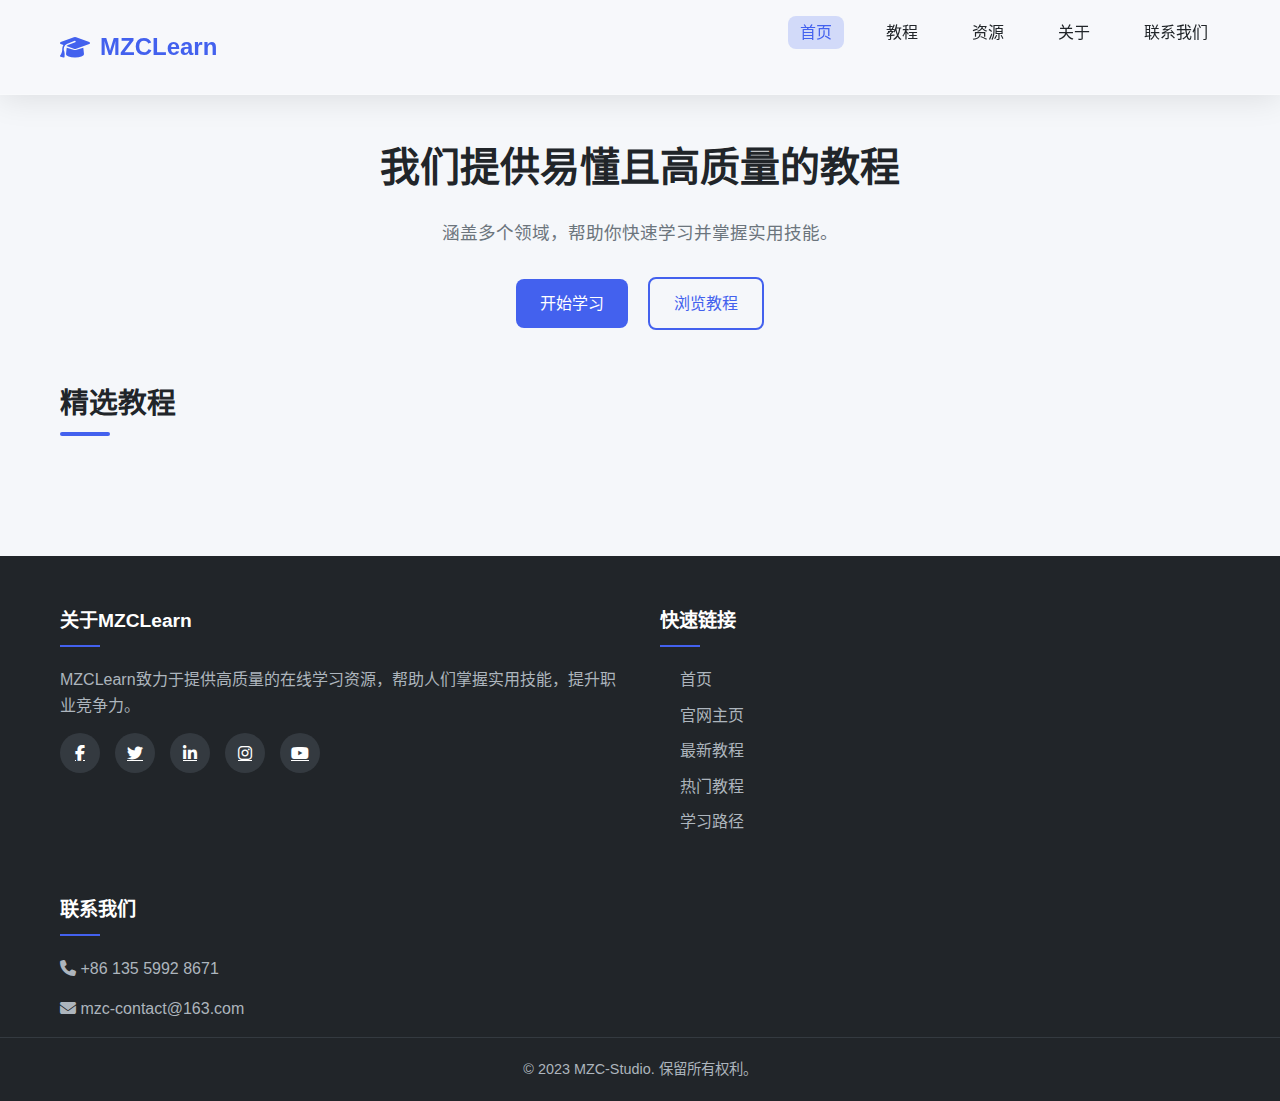
<file: index.html>
<!DOCTYPE html>
<html lang="zh-CN">
<head>
    <meta charset="UTF-8">
    <meta name="viewport" content="width=device-width, initial-scale=1.0">
    <title>MZCLearn - 主页</title>
    <link rel="stylesheet" href="https://cdnjs.cloudflare.com/ajax/libs/font-awesome/6.4.0/css/all.min.css">
    <link rel="stylesheet" href="styles/style.css">
</head>
<body>
    <!-- 导航栏 -->
    <header>
        <div class="container">
            <nav>
                <a href="index.html" class="logo">
                    <i class="fas fa-graduation-cap"></i>
                    MZCLearn
                </a>
                <ul class="nav-links">
                    <li><a href="index.html" class="active">首页</a></li>
                    <li><a href="#">教程</a></li>
                    <li><a href="#">资源</a></li>
                    <li><a href="#">关于</a></li>
                    <li><a href="#">联系我们</a></li>
                </ul>
            </nav>
        </div>
    </header>

    <!-- 主要内容 -->
    <main class="main-content">
        <div class="container">
            <!-- 英雄区域 -->
            <section class="hero">
                <h1>我们提供易懂且高质量的教程</h1>
                <p>涵盖多个领域，帮助你快速学习并掌握实用技能。</p>
                <div>
                    <a href="#" class="btn">开始学习</a>
                    <a href="#" class="btn btn-outline">浏览教程</a>
                </div>
            </section>

            <!-- 教程展示 -->
            <section class="tutorial-section">
                <h2 class="section-title">精选教程</h2>
                <div class="tutorial-cards">
                </div>
                <!-- 分页导航 -->
                <!--<div class="pagination">-->
                    <!--<a href="#" class="btn btn-outline disabled"><i class="fas fa-angle-left"></i> 上一页</a>-->
                    <!--<a href="#" class="active">1</a>-->
                    <!--<a href="#">2</a>-->
                    <!--<a href="#">3</a>-->
                    <!--<a href="#">4</a>-->
                    <!--<a href="#" class="btn btn-outline">下一页 <i class="fas fa-angle-right"></i></a>-->
                <!--</div>-->
            </section>
        </div>
    </main>

    <!-- 页脚 -->
    <footer>
        <div class="container">
            <div class="footer-content">
                <div class="footer-column">
                    <h3>关于MZCLearn</h3>
                    <p>MZCLearn致力于提供高质量的在线学习资源，帮助人们掌握实用技能，提升职业竞争力。</p>
                    <div class="social-links">
                        <a href="#"><i class="fab fa-facebook-f"></i></a>
                        <a href="#"><i class="fab fa-twitter"></i></a>
                        <a href="#"><i class="fab fa-linkedin-in"></i></a>
                        <a href="#"><i class="fab fa-instagram"></i></a>
                        <a href="#"><i class="fab fa-youtube"></i></a>
                    </div>
                </div>
                <div class="footer-column">
                    <h3>快速链接</h3>
                    <ul class="footer-links">
                        <li><a href="index.html">首页</a></li>
                        <li><a href="https://mzc-studio.netlify.app">官网主页</a></li>
                        <li><a href="#">最新教程</a></li>
                        <li><a href="#">热门教程</a></li>
                        <li><a href="#">学习路径</a></li>
                    </ul>
                </div>
                </div>
                <div class="footer-column">
                    <h3>联系我们</h3>
                    <p><i class="fas fa-phone"></i> +86 135 5992 8671</p>
                    <p><i class="fas fa-envelope"></i> mzc-contact@163.com</p>
                </div>
            </div>
            <div class="copyright">
                <p>&copy; 2023 MZC-Studio. 保留所有权利。</p>
            </div>
        </div>
    </footer>
    <script>
        // 教程数据
        const tutorials = [
            {
                id: 1,
                title: "PCL启动器下载MC，整合包导入，模组下载教程",
                image: "/pic/mc.png",
                alt: "MC教程",
                duration: "4分钟阅读",
                author: "MZC",
                description: "本教程可帮助电脑新手快速玩上MC Java版。 分类:游戏"
            },
            {
                id: 2,
                title: "Scratch初学者教程",
                image: "/pic/scr.png",
                alt: "编程教程",
                duration: "5分钟阅读",
                author: "MZC-DEV",
                description: "学习Scratch图形化编程，让电脑初学者们创建好玩的项目。 分类:编程"
            },
            {
                id: 3,
                title: "Scratch的一些进阶技巧",
                image: "/pic/scrhigh.png",
                alt: "编程教程",
                duration: "5分钟阅读",
                author: "MZC-DEV",
                description: "本教程适合那些已经进阶水平的Scratcher们，可以利用这些技巧完成高阶项目。"
            },
            {
                id: 4,
                title: "Python-编程语言",
                image: "/pic/python.png",
                alt: "编程教程",
                duration: "7分钟阅读",
                author: "MZC-DEV",
                description: "学习Python编程语言，用真正的编程语言完成你的项目，适合那些想挑战更高阶项目的人。"
            },
            {
                id: 5,
                title: "HTML前端开发初级（1）",
                image: "/pic/htmldev1.png",
                alt: "前端教程",
                duration: "8分钟阅读",
                author: "MZC-DEV",
                description: "学习如何使用HTML编写你的第一个网页，以及一些基本标签的使用方法。"
            },
            {
                id: 6,
                title: "机器学习入门",
                image: "https://images.unsplash.com/photo-1551288049-bebda4e38f71?ixlib=rb-4.0.3&ixid=M3wxMjA3fDB8MHxwaG90by1wYWdlfHx8fGVufDB8fHx8fA%3D%3D&auto=format&fit=crop&w=1170&q=80",
                alt: "机器学习教程",
                duration: "20小时",
                author: "MZC-DEV",
                description: "从零开始学习机器学习基础，包括监督学习、无监督学习和神经网络。"
            },
            {
                id: 7,
                title: "Web安全基础",
                image: "https://images.unsplash.com/photo-1563986768609-322da13575f3?ixlib=rb-4.0.3&ixid=M3wxMjA3fDB8MHxwaG90by1wYWdlfHx8fGVufDB8fHx8fA%3D%3D&auto=format&fit=crop&w=1170&q=80",
                alt: "安全教程",
                duration: "8小时",
                author: "MZC-DEV",
                description: "了解常见的Web安全威胁和防御措施，包括XSS、CSRF、SQL注入等。"
            },
            {
                id: 8,
                title: "Python入门（1）",
                image: "/pic/pythonmid1",
                alt: "编程教程",
                duration: "8分钟阅读",
                author: "MZC-DEV",
                description: "Python入门，学习Python的更多语法，代码结构，函数。"
            }
        ];

        // 随机选择教程函数
        function getRandomTutorials(count) {
            // 复制数组以避免修改原数组
            const shuffled = [...tutorials].sort(() => 0.5 - Math.random());
            return shuffled.slice(0, count);
        }

        // 生成教程卡片HTML
        function generateTutorialCard(tutorial) {
            return `
                <div class="card">
                    <img src="${tutorial.image}" alt="${tutorial.alt}" class="card-img">
                    <div class="card-content">
                        <h3 class="card-title">${tutorial.title}</h3>
                        <div class="card-meta">
                            <span><i class="far fa-clock"></i> ${tutorial.duration}</span>
                            <span><i class="far fa-user"></i> ${tutorial.author}</span>
                        </div>
                        <p class="card-text">${tutorial.description}</p>
                        <a href="article${tutorial.id}.html" class="btn">查看详情</a>
                    </div>
                </div>
            `;
        }

        // 页面加载时随机显示教程
        document.addEventListener('DOMContentLoaded', function() {
            const tutorialContainer = document.getElementById('tutorial-container');
            const randomTutorials = getRandomTutorials(6); // 获取6个随机教程
            
            // 清空容器
            tutorialContainer.innerHTML = '';
            
            // 添加随机教程卡片
            randomTutorials.forEach(tutorial => {
                tutorialContainer.innerHTML += generateTutorialCard(tutorial);
            });
        });
    </script>
</body>
</html>
</file>
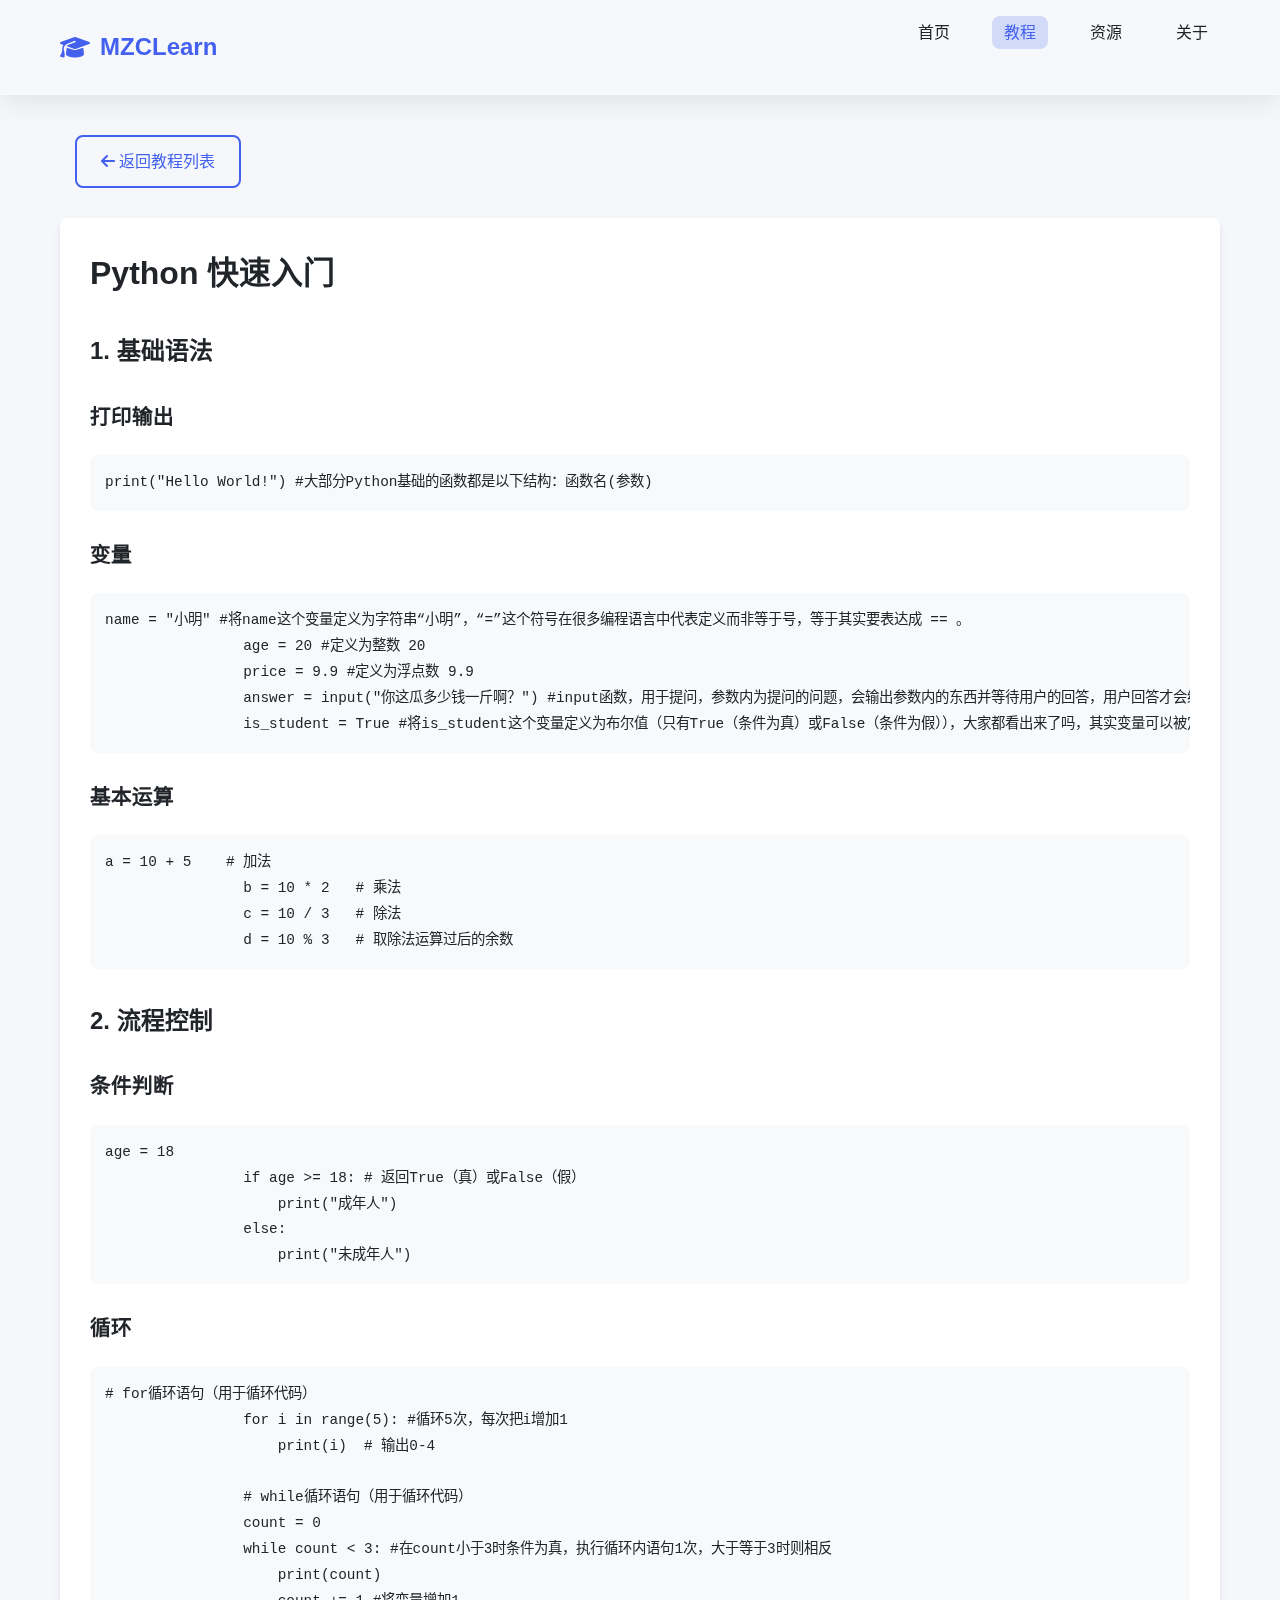
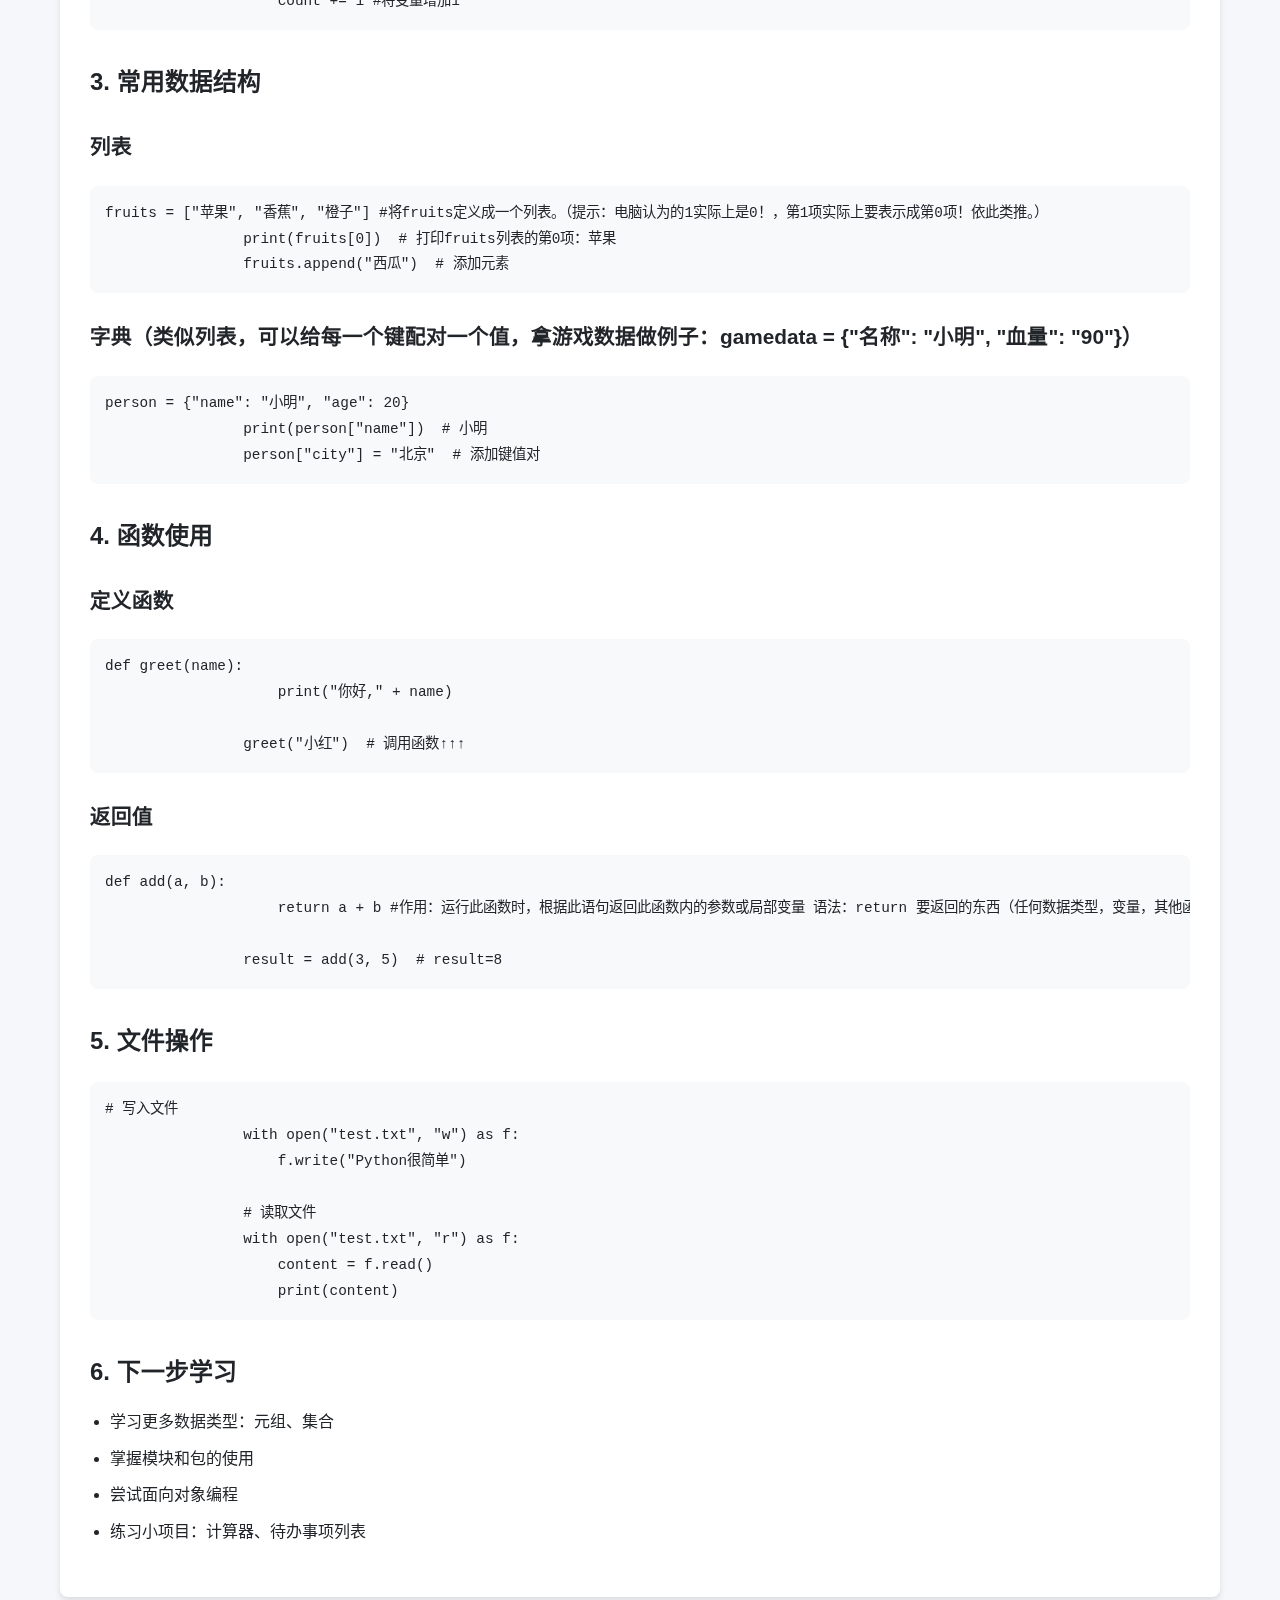
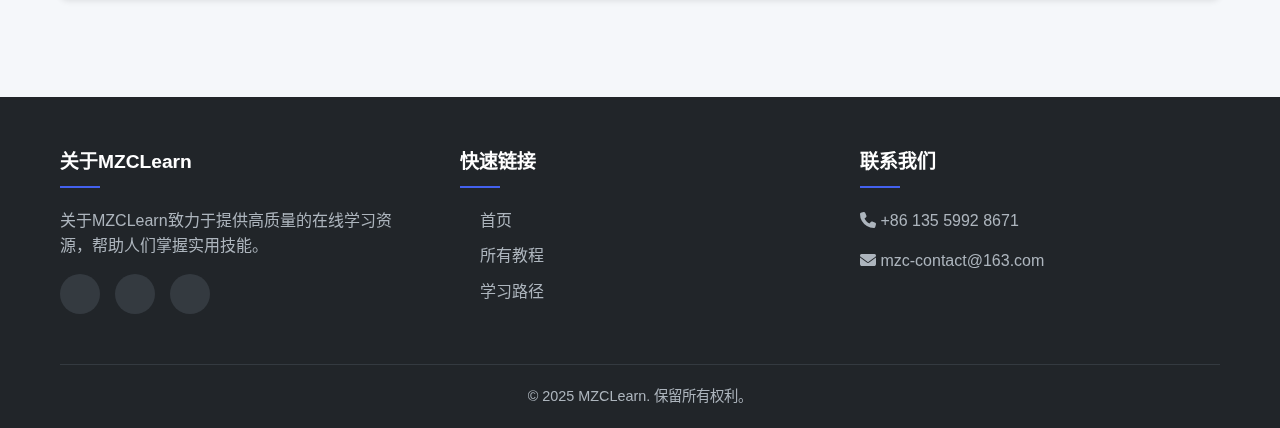
<file: articles/article8.html>
<!DOCTYPE html>
<html lang="zh-CN">
<head>
    <meta charset="UTF-8">
    <meta name="viewport" content="width=device-width, initial-scale=1.0">
    <title>Python-编程语言 - MZCLearn</title>
    <link rel="stylesheet" href="https://cdnjs.cloudflare.com/ajax/libs/font-awesome/6.4.0/css/all.min.css">
    <link rel="stylesheet" href="/styles/style.css">
</head>
<body>
    <!-- 导航栏 -->
    <header>
        <div class="container">
            <nav>
                <a href="/index.html" class="logo">
                    <i class="fas fa-graduation-cap"></i>
                    MZCLearn
                </a>
                <ul class="nav-links">
                    <li><a href="/index.html">首页</a></li>
                    <li><a href="#" class="active">教程</a></li>
                    <li><a href="#">资源</a></li>
                    <li><a href="#about">关于</a></li>
                </ul>
            </nav>
        </div>
    </header>

    <!-- 主要内容 -->
    <main class="main-content">
        <div class="container">
            <!-- 返回按钮 -->
            <div class="back-button">
                <a href="/index.html" class="btn btn-outline"><i class="fas fa-arrow-left"></i> 返回教程列表</a>
            </div>

            <!-- 教程详情 -->
            <section class="tutorial-section">
                <div class="tutorial-detail">
                    <div class="tutorial-header">
                        <h1 class="tutorial-title">Python 快速入门</h1>
                    </div>
                
                    <div class="tutorial-content">
                        <h2>1. 基础语法</h2>
                        
                        <h3>打印输出</h3>
                        <pre><code>print("Hello World!") #大部分Python基础的函数都是以下结构：函数名(参数)</code></pre>
                        
                        <h3>变量</h3>
                        <pre><code>name = "小明" #将name这个变量定义为字符串“小明”，“=”这个符号在很多编程语言中代表定义而非等于号，等于其实要表达成 == 。
                age = 20 #定义为整数 20
                price = 9.9 #定义为浮点数 9.9
                answer = input("你这瓜多少钱一斤啊？") #input函数，用于提问，参数内为提问的问题，会输出参数内的东西并等待用户的回答，用户回答才会继续执行下面的代码，返回的参数就是用户所回答的。
                is_student = True #将is_student这个变量定义为布尔值（只有True（条件为真）或False（条件为假）），大家都看出来了吗，其实变量可以被定义为字符串，浮点数，整数，甚至有返回参数的函数！</code></pre>
                        
                        <h3>基本运算</h3>
                        <pre><code>a = 10 + 5    # 加法
                b = 10 * 2   # 乘法
                c = 10 / 3   # 除法
                d = 10 % 3   # 取除法运算过后的余数</code></pre>
                
                        <h2>2. 流程控制</h2>
                        
                        <h3>条件判断</h3>
                        <pre><code>age = 18
                if age >= 18: # 返回True（真）或False（假）
                    print("成年人")
                else:
                    print("未成年人")</code></pre>
                        
                        <h3>循环</h3>
                        <pre><code># for循环语句（用于循环代码）
                for i in range(5): #循环5次，每次把i增加1
                    print(i)  # 输出0-4
                
                # while循环语句（用于循环代码）
                count = 0
                while count < 3: #在count小于3时条件为真，执行循环内语句1次，大于等于3时则相反
                    print(count)
                    count += 1 #将变量增加1</code></pre>
                
                        <h2>3. 常用数据结构</h2>
                        
                        <h3>列表</h3>
                        <pre><code>fruits = ["苹果", "香蕉", "橙子"] #将fruits定义成一个列表。（提示：电脑认为的1实际上是0！，第1项实际上要表示成第0项！依此类推。）
                print(fruits[0])  # 打印fruits列表的第0项：苹果
                fruits.append("西瓜")  # 添加元素</code></pre>
                        
                        <h3>字典（类似列表，可以给每一个键配对一个值，拿游戏数据做例子：gamedata = {"名称": "小明", "血量": "90"}）</h3>
                        <pre><code>person = {"name": "小明", "age": 20}
                print(person["name"])  # 小明
                person["city"] = "北京"  # 添加键值对</code></pre>
                
                        <h2>4. 函数使用</h2>
                        
                        <h3>定义函数</h3>
                        <pre><code>def greet(name):
                    print("你好," + name)
                    
                greet("小红")  # 调用函数↑↑↑</code></pre>
                        
                        <h3>返回值</h3>
                        <pre><code>def add(a, b):
                    return a + b #作用：运行此函数时，根据此语句返回此函数内的参数或局部变量 语法：return 要返回的东西（任何数据类型，变量，其他函数，运算语句）
                    
                result = add(3, 5)  # result=8</code></pre>
                
                        <h2>5. 文件操作</h2>
                        <pre><code># 写入文件
                with open("test.txt", "w") as f:
                    f.write("Python很简单")
                
                # 读取文件
                with open("test.txt", "r") as f:
                    content = f.read()
                    print(content)</code></pre>
                
                        <h2>6. 下一步学习</h2>
                        <ul>
                            <li>学习更多数据类型：元组、集合</li>
                            <li>掌握模块和包的使用</li>
                            <li>尝试面向对象编程</li>
                            <li>练习小项目：计算器、待办事项列表</li>
                        </ul>
                    </div>
                </div>
                            </section>
                        </div>
                    </main>
                
                    <!-- 页脚 -->
                    <footer>
                        <section id="about">
                            <div class="container">
                                <div class="footer-content">
                                    <div class="footer-column">
                                        <h3>关于MZCLearn</h3>
                                        <p>关于MZCLearn致力于提供高质量的在线学习资源，帮助人们掌握实用技能。</p>
                                        <div class="social-links">
                                            <a href="#"><i class="/pic/icon/b.png"></i></a>
                                            <a href="#"><i class="/pic/icon/wb.png"></i></a>
                                            <a href="#"><i class="/pic/icon/dy.png"></i></a>
                                        </div>
                                    </div>
                                    <div class="footer-column">
                                        <h3>快速链接</h3>
                                        <ul class="footer-links">
                                            <li><a href="/index.html">首页</a></li>
                                            <li><a href="/allts.html">所有教程</a></li>
                                            <li><a href="/more/learnpath.html">学习路径</a></li>
                                        </ul>
                                    </div>
                                    <div class="footer-column">
                                        <h3>联系我们</h3>
                                        <p><i class="fas fa-phone"></i> +86 135 5992 8671</p>
                                        <p><i class="fas fa-envelope"></i> mzc-contact@163.com</p>
                                    </div>
                                </div>
                                <div class="copyright">
                                    <p>&copy; 2025 MZCLearn. 保留所有权利。</p>
                                </div>
                            </div>
        </section>
    </footer>
    <script>
        // 滚动时改变导航栏透明度
        window.addEventListener('scroll', function() {
            const header = document.querySelector('header');
            if (window.scrollY > 10) {
                header.classList.add('scrolled');
            } else {
                header.classList.remove('scrolled');
            }
        });
    </script>
</body>
</html>
</file>
<file: styles/style.css>
:root {
    --primary-color: #4361ee;
    --secondary-color: #3f37c9;
    --light-color: #f8f9fa;
    --dark-color: #212529;
    --gray-color: #6c757d;
    --success-color: #4cc9f0;
    --border-radius: 8px;
    --box-shadow: 0 4px 6px rgba(0, 0, 0, 0.1);
    --transition: all 0.3s ease;
}

* {
    margin: 0;
    padding: 0;
    box-sizing: border-box;
}

body {
    font-family: 'Segoe UI', Tahoma, Geneva, Verdana, sans-serif;
    line-height: 1.6;
    color: var(--dark-color);
    background-color: #f5f7fa;
}

.container {
    max-width: 1200px;
    margin: 0 auto;
    padding: 0 20px;
}

/* 导航栏 */
header {
    background-color: white;
    box-shadow: var(--box-shadow);
    position: sticky;
    top: 0;
    z-index: 100;
}

nav {
    display: flex;
    justify-content: space-between;
    align-items: center;
    padding: 20px 0;
}

.logo {
    font-size: 24px;
    font-weight: bold;
    color: var(--primary-color);
    text-decoration: none;
    display: flex;
    align-items: center;
}

.logo i {
    margin-right: 10px;
}

.nav-links {
    display: flex;
    list-style: none;
}

.nav-links li {
    margin-left: 30px;
}

.nav-links a {
    text-decoration: none;
    color: var(--dark-color);
    font-weight: 500;
    transition: var(--transition);
}

.nav-links a:hover {
    color: var(--primary-color);
}

.active {
    color: var(--primary-color) !important;
}

/* 主要内容 */
.main-content {
    padding: 40px 0;
}

.hero {
    text-align: center;
    margin-bottom: 50px;
}

.hero h1 {
    font-size: 2.5rem;
    margin-bottom: 20px;
    color: var(--dark-color);
}

.hero p {
    font-size: 1.1rem;
    color: var(--gray-color);
    max-width: 700px;
    margin: 0 auto 30px;
}

.btn {
    display: inline-block;
    background-color: var(--primary-color);
    color: white;
    padding: 12px 24px;
    border-radius: var(--border-radius);
    text-decoration: none;
    font-weight: 500;
    transition: var(--transition);
    border: none;
    cursor: pointer;
}

.btn:hover {
    background-color: var(--secondary-color);
    transform: translateY(-2px);
}

.btn-outline {
    background-color: transparent;
    border: 2px solid var(--primary-color);
    color: var(--primary-color);
    margin-left: 15px;
}

.btn-outline:hover {
    background-color: var(--primary-color);
    color: white;
}

/* 教程卡片 */
.tutorial-section {
    margin-bottom: 60px;
}

.section-title {
    font-size: 1.8rem;
    margin-bottom: 30px;
    position: relative;
    display: inline-block;
}

.section-title::after {
    content: '';
    position: absolute;
    bottom: -10px;
    left: 0;
    width: 50px;
    height: 4px;
    background-color: var(--primary-color);
    border-radius: 2px;
}

.tutorial-cards {
    display: grid;
    grid-template-columns: repeat(auto-fill, minmax(350px, 1fr));
    gap: 30px;
}

.card {
    background-color: white;
    border-radius: var(--border-radius);
    box-shadow: var(--box-shadow);
    overflow: hidden;
    transition: var(--transition);
}

.card:hover {
    transform: translateY(-5px);
    box-shadow: 0 10px 20px rgba(0, 0, 0, 0.1);
}

.card-img {
    width: 100%;
    height: 200px;
    object-fit: cover;
}

.card-content {
    padding: 20px;
}

.card-title {
    font-size: 1.3rem;
    margin-bottom: 10px;
    color: var(--dark-color);
}

.card-meta {
    display: flex;
    align-items: center;
    margin-bottom: 15px;
    color: var(--gray-color);
    font-size: 0.9rem;
}

.card-meta span {
    display: flex;
    align-items: center;
    margin-right: 15px;
}

.card-meta i {
    margin-right: 5px;
}

.card-text {
    color: var(--gray-color);
    margin-bottom: 20px;
}

/* 教程详情页样式 */
.back-button {
    margin-bottom: 30px;
}

.tutorial-detail {
    background-color: white;
    border-radius: var(--border-radius);
    box-shadow: var(--box-shadow);
    padding: 30px;
    margin-bottom: 40px;
}

.tutorial-header {
    margin-bottom: 30px;
}

.tutorial-title {
    font-size: 2rem;
    margin-bottom: 15px;
}

.tutorial-meta {
    display: flex;
    align-items: center;
    margin-bottom: 20px;
    color: var(--gray-color);
    flex-wrap: wrap;
    gap: 15px;
}

.tutorial-meta span {
    display: flex;
    align-items: center;
}

.tutorial-meta i {
    margin-right: 5px;
}

.tutorial-cover {
    width: 100%;
    height: 400px;
    object-fit: cover;
    border-radius: var(--border-radius);
    margin-bottom: 30px;
}

.tutorial-content {
    line-height: 1.8;
}

.tutorial-content h2 {
    font-size: 1.5rem;
    margin: 30px 0 15px;
    color: var(--dark-color);
}

.tutorial-content h3 {
    font-size: 1.3rem;
    margin: 25px 0 12px;
    color: var(--dark-color);
}

.tutorial-content p {
    margin-bottom: 20px;
    font-size: 1.1rem;
}

.tutorial-content img {
    max-width: 100%;
    height: auto;
    border-radius: var(--border-radius);
    margin: 20px 0;
    box-shadow: var(--box-shadow);
}

.video-container {
    position: relative;
    padding-bottom: 56.25%; /* 16:9 比例 */
    height: 0;
    overflow: hidden;
    margin: 30px 0;
    border-radius: var(--border-radius);
    box-shadow: var(--box-shadow);
}

.video-container iframe {
    position: absolute;
    top: 0;
    left: 0;
    width: 100%;
    height: 100%;
    border: none;
}

pre {
    background-color: #f8f9fa;
    padding: 15px;
    border-radius: var(--border-radius);
    margin: 20px 0;
    overflow-x: auto;
}

code {
    font-family: 'Courier New', Courier, monospace;
    font-size: 0.9rem;
}

table {
    width: 100%;
    border-collapse: collapse;
    margin: 20px 0;
}

table, th, td {
    border: 1px solid #dee2e6;
}

th, td {
    padding: 12px;
    text-align: left;
}

th {
    background-color: #f8f9fa;
}

tr:nth-child(even) {
    background-color: #f8f9fa;
}

ul, ol {
    margin-bottom: 20px;
    padding-left: 20px;
}

li {
    margin-bottom: 8px;
}

/* 分页导航 */
.pagination {
    display: flex;
    justify-content: center;
    align-items: center;
    margin-top: 40px;
    gap: 10px;
}

.pagination a {
    display: inline-block;
    padding: 8px 16px;
    text-decoration: none;
    color: var(--dark-color);
    border: 1px solid #dee2e6;
    border-radius: var(--border-radius);
    transition: var(--transition);
}

.pagination a.active {
    background-color: var(--primary-color);
    color: white;
    border-color: var(--primary-color);
}

.pagination a:hover:not(.active, .disabled) {
    background-color: #f8f9fa;
}

.pagination a.disabled {
    color: #adb5bd;
    cursor: not-allowed;
}

/* 相关教程 */
.related-tutorials {
    margin-top: 60px;
}

/* 页脚 */
footer {
    background-color: var(--dark-color);
    color: white;
    padding: 50px 0 20px;
}

.footer-content {
    display: grid;
    grid-template-columns: repeat(auto-fit, minmax(250px, 1fr));
    gap: 40px;
    margin-bottom: 40px;
}

.footer-column h3 {
    font-size: 1.2rem;
    margin-bottom: 20px;
    position: relative;
    padding-bottom: 10px;
}

.footer-column h3::after {
    content: '';
    position: absolute;
    bottom: 0;
    left: 0;
    width: 40px;
    height: 2px;
    background-color: var(--primary-color);
}

.footer-column p {
    margin-bottom: 15px;
    color: #adb5bd;
}

.footer-links {
    list-style: none;
}

.footer-links li {
    margin-bottom: 10px;
}

.footer-links a {
    color: #adb5bd;
    text-decoration: none;
    transition: var(--transition);
}

.footer-links a:hover {
    color: var(--primary-color);
    padding-left: 5px;
}

.social-links {
    display: flex;
    gap: 15px;
}

.social-links a {
    display: flex;
    align-items: center;
    justify-content: center;
    width: 40px;
    height: 40px;
    background-color: #343a40;
    border-radius: 50%;
    color: white;
    transition: var(--transition);
}

.social-links a:hover {
    background-color: var(--primary-color);
    transform: translateY(-3px);
}

.copyright {
    text-align: center;
    padding-top: 20px;
    border-top: 1px solid #343a40;
    color: #adb5bd;
    font-size: 0.9rem;
}

/* 毛玻璃效果导航栏 */
header {
    background: rgba(255, 255, 255, 0.2);
    backdrop-filter: blur(10px);
    -webkit-backdrop-filter: blur(10px);
    box-shadow: 0 4px 30px rgba(0, 0, 0, 0.1);
    position: sticky;
    top: 0;
    z-index: 100;
    border-bottom: 1px solid rgba(255, 255, 255, 0.3);
    transition: all 0.3s ease;
}

/* 滚动时加深效果 */
header.scrolled {
    background: rgba(255, 255, 255, 0.3);
    backdrop-filter: blur(15px);
    -webkit-backdrop-filter: blur(15px);
}

/* 导航链接悬停效果 */
.nav-links a {
    color: var(--dark-color);
    padding: 8px 12px;
    border-radius: var(--border-radius);
    transition: all 0.3s ease;
}

.nav-links a:hover {
    background: rgba(255, 255, 255, 0.3);
    color: var(--primary-color);
}

.nav-links a.active {
    background: rgba(67, 97, 238, 0.2);
    color: var(--primary-color);
}

/* 夜间模式适配 */
@media (prefers-color-scheme: dark) {
    header {
        background: rgba(0, 0, 0, 0.2);
        border-bottom: 1px solid rgba(255, 255, 255, 0.1);
    }
    
    .nav-links a:hover {
        background: rgba(255, 255, 255, 0.1);
    }
    
    .nav-links a.active {
        background: rgba(67, 97, 238, 0.3);
    }
}
/* 响应式设计 */
@media (max-width: 768px) {
    .nav-links {
        display: none;
    }

    .hero h1 {
        font-size: 2rem;
    }

    .tutorial-cards {
        grid-template-columns: 1fr;
    }

    .btn {
        display: block;
        width: 100%;
        margin-bottom: 10px;
    }

    .btn-outline {
        margin-left: 0;
    }

    .tutorial-cover {
        height: 250px;
    }
}
</file>
